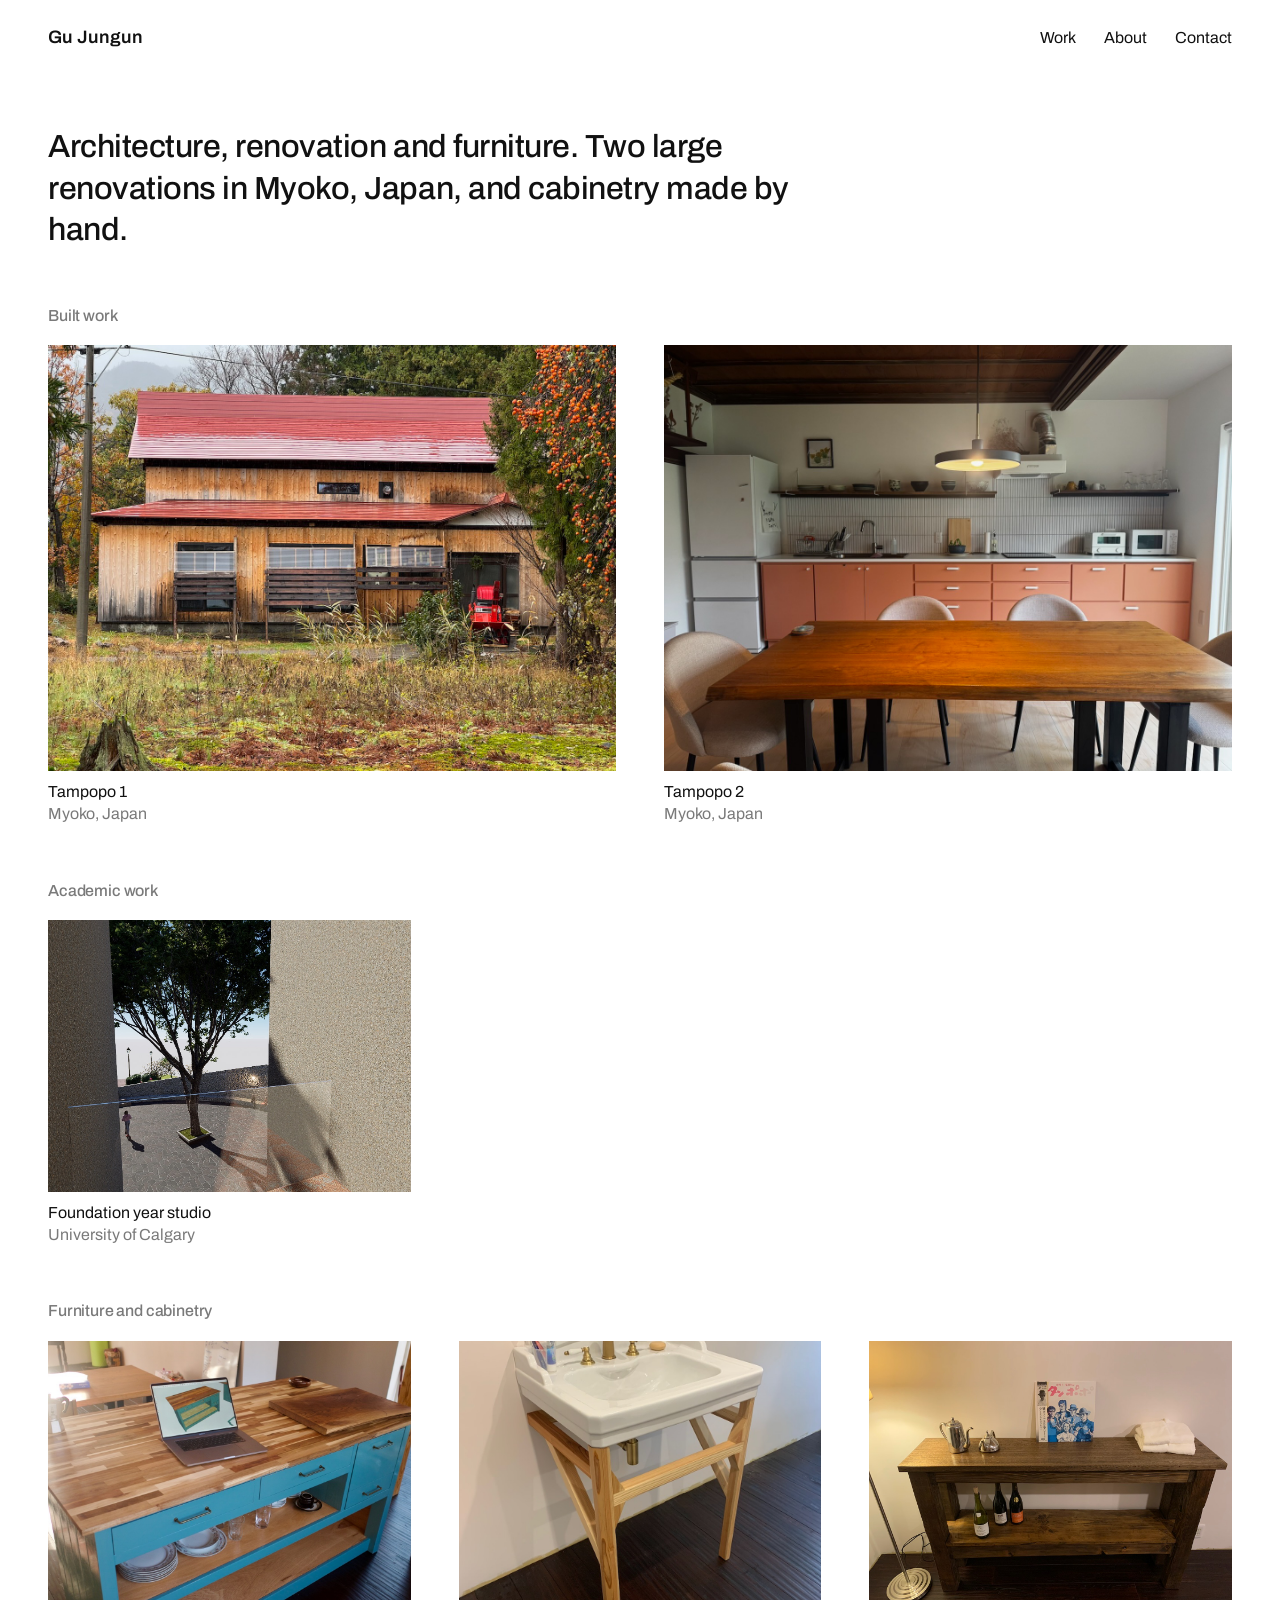
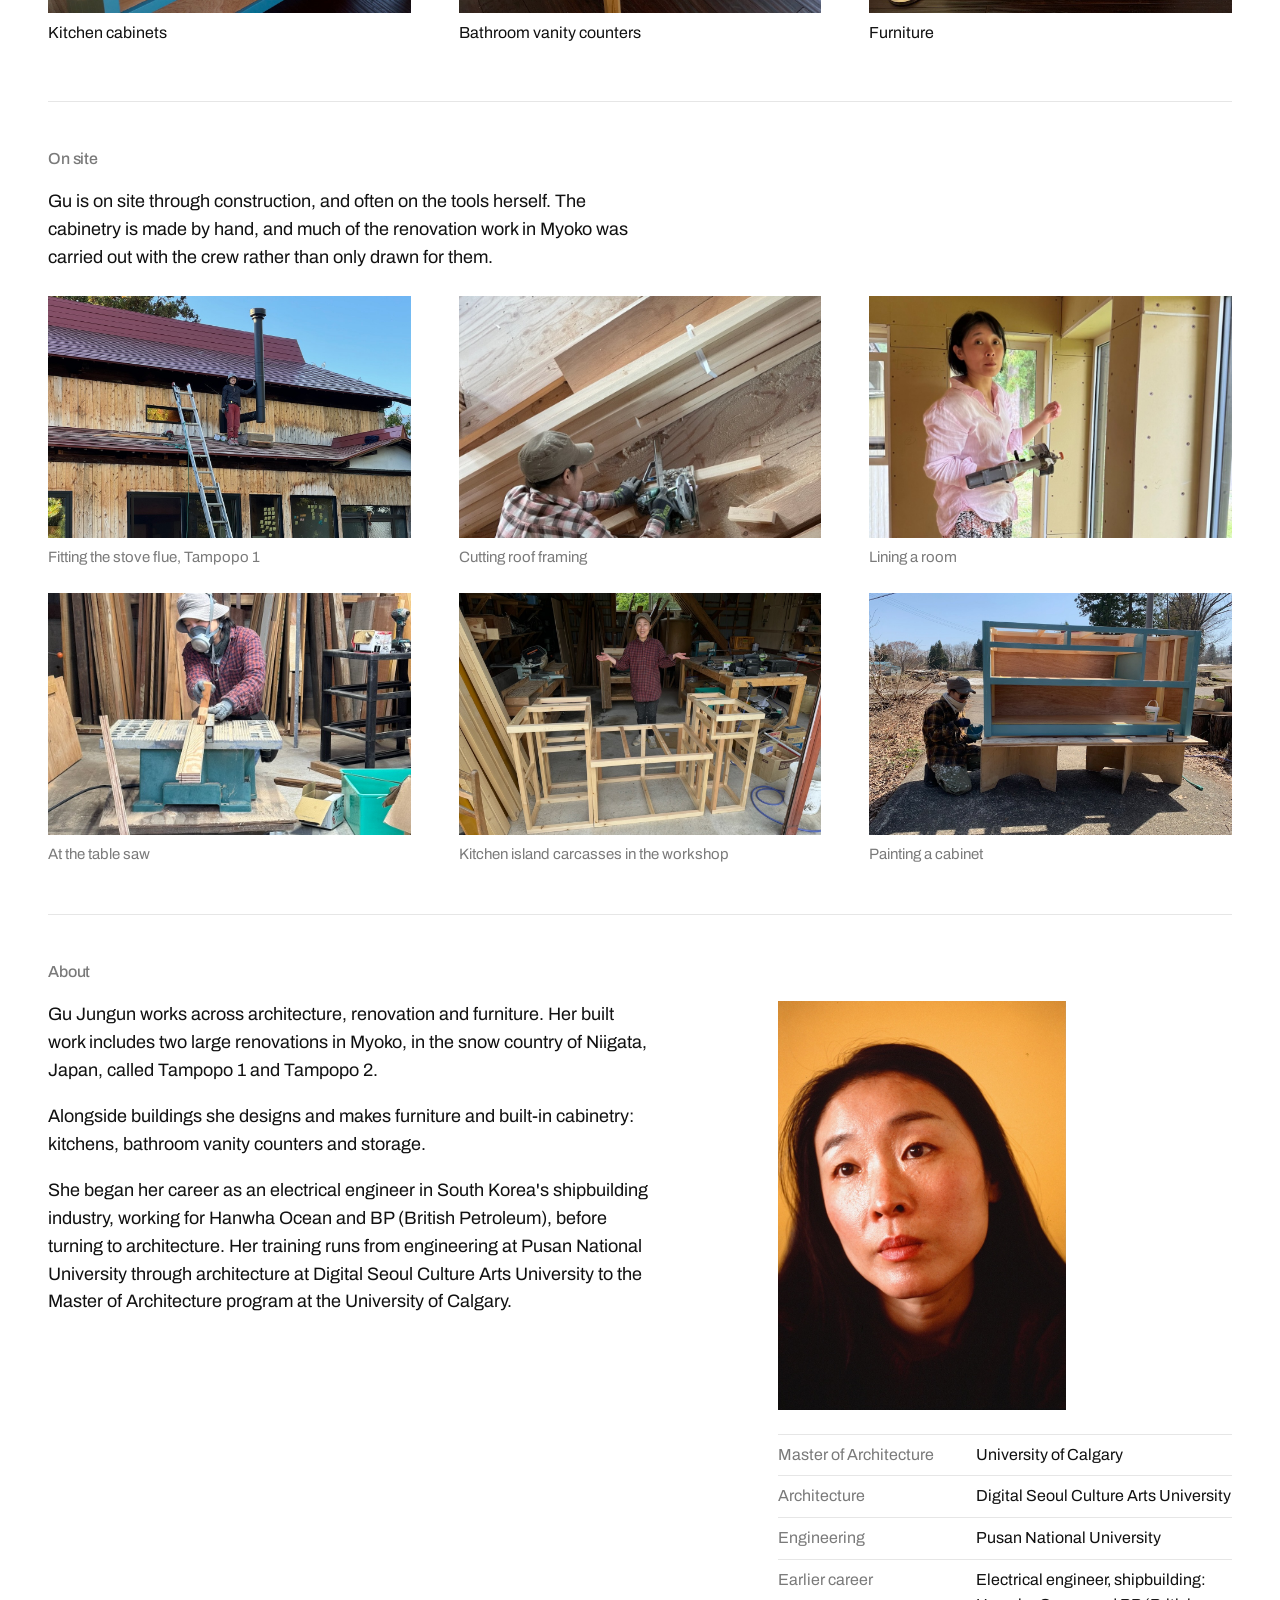
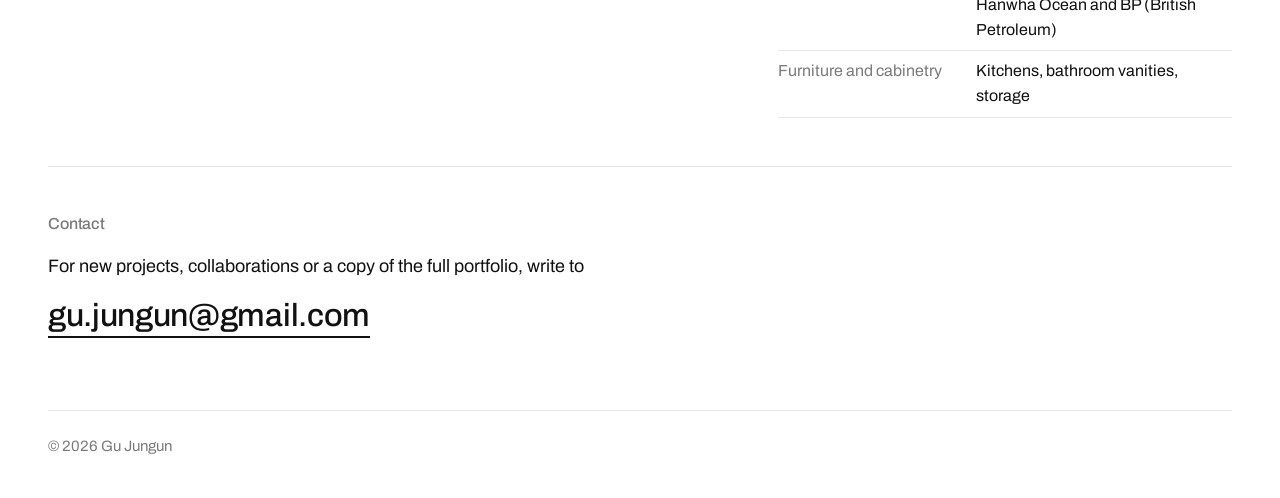
<file: index.html>
<!doctype html>
<html lang="en">
<head>
  <meta charset="utf-8">
  <meta name="viewport" content="width=device-width, initial-scale=1">
  <title>Gu Jungun</title>
  <meta name="description" content="Gu Jungun: architecture, renovation and furniture.">
  <link rel="preconnect" href="https://fonts.googleapis.com">
  <link rel="preconnect" href="https://fonts.gstatic.com" crossorigin>
  <link href="https://fonts.googleapis.com/css2?family=Archivo:wght@400;500;600&display=swap" rel="stylesheet">
  <link rel="stylesheet" href="css/style.css">
  <link rel="icon" href="favicon.svg" type="image/svg+xml">
</head>
<body>
  <a class="skip" href="#work">Skip to work</a>
  <div class="wrap">
    <header class="top">
      <a class="name" href="index.html">Gu Jungun</a>
      <nav aria-label="Sections">
        <a href="#work">Work</a>
        <a href="#about">About</a>
        <a href="#contact">Contact</a>
      </nav>
    </header>

    <main>
      <p class="intro" id="intro"></p>

      <section id="work" aria-label="Work">
        <div id="groups"></div>
      </section>

      <section class="section" id="onsite" aria-labelledby="onsite-heading">
        <h2 id="onsite-heading">On site</h2>
        <p class="text" id="onsite-text" style="margin-bottom:1.5rem"></p>
        <div class="strip" id="onsite-photos"></div>
      </section>

      <section class="section" id="about" aria-labelledby="about-heading">
        <h2 id="about-heading">About</h2>
        <div class="two about">
          <div class="text" id="about-text"></div>
          <div>
            <div class="portrait" id="portrait"></div>
            <dl class="list" id="cv"></dl>
          </div>
        </div>
      </section>

      <section class="section" id="contact" aria-labelledby="contact-heading">
        <h2 id="contact-heading">Contact</h2>
        <p class="text" style="margin-bottom:1rem">For new projects, collaborations or a copy of the full portfolio, write to</p>
        <a class="mail" id="mail" href="#"></a>
        <div class="links" id="links"></div>
      </section>
    </main>

    <footer class="foot"><span id="copyright"></span></footer>
  </div>

  <script src="js/data.js"></script>
  <script src="js/main.js"></script>
</body>
</html>
</file>
<file: css/style.css>
/* Gu Jungun — portfolio. White page, one sans-serif, images first. */

:root {
  --paper: #ffffff;
  --ink: #111111;
  --muted: #7a7a7a;
  --line: #e6e6e6;
  --wash: #f3f3f3;
  --font: "Archivo", "Helvetica Neue", Arial, sans-serif;
  --gutter: clamp(1.25rem, 4vw, 3rem);
  --measure: 60ch;
}

* { box-sizing: border-box; }
html { -webkit-text-size-adjust: 100%; }
body {
  margin: 0;
  background: var(--paper);
  color: var(--ink);
  font-family: var(--font);
  font-size: 1rem;
  line-height: 1.55;
}
a { color: inherit; text-decoration: none; }
:focus-visible { outline: 2px solid var(--ink); outline-offset: 3px; }
h1, h2, h3 { margin: 0; font-weight: 600; line-height: 1.15; letter-spacing: -.01em; }
p { margin: 0; }
p + p { margin-top: 1em; }
img { display: block; max-width: 100%; height: auto; }
figure { margin: 0; }

.skip { position: absolute; left: 1rem; top: -4rem; padding: .5rem 1rem; background: var(--ink); color: var(--paper); }
.skip:focus { top: 1rem; z-index: 10; }

.wrap { padding: 0 var(--gutter); max-width: 90rem; margin: 0 auto; }

/* header */
.top {
  display: flex;
  justify-content: space-between;
  align-items: baseline;
  gap: 2rem;
  padding: 1.5rem 0;
}
.top .name { font-weight: 600; font-size: 1.125rem; }
.top nav { display: flex; gap: 1.75rem; }
.top nav a { padding-bottom: .15rem; border-bottom: 1px solid transparent; }
.top nav a:hover, .top nav a[aria-current="page"] { border-bottom-color: var(--ink); }

/* intro */
.intro {
  padding: 3rem 0 3.5rem;
  max-width: 42ch;
  font-size: clamp(1.375rem, 2.6vw, 2rem);
  line-height: 1.3;
  font-weight: 500;
  letter-spacing: -.015em;
}

/* work */
.group { padding-bottom: 3.5rem; }
.group h2 { font-size: 1rem; font-weight: 500; color: var(--muted); margin-bottom: 1.25rem; }
.grid {
  display: grid;
  grid-template-columns: repeat(3, minmax(0, 1fr));
  gap: 2rem var(--gutter);
}
.grid.wide { grid-template-columns: repeat(2, minmax(0, 1fr)); }
.tile a { display: block; }
.frame { background: var(--wash); aspect-ratio: 4 / 3; overflow: hidden; }
.frame img { width: 100%; height: 100%; object-fit: cover; }
.frame.drawing { padding: 8%; }
.frame.drawing img { object-fit: contain; }
.tile figcaption { margin-top: .6rem; line-height: 1.4; }
.tile figcaption span { display: block; color: var(--muted); }
.tile a:hover figcaption { text-decoration: underline; text-underline-offset: .15em; }

/* about + contact */
.section { padding: 3rem 0; border-top: 1px solid var(--line); }
.section h2 { font-size: 1rem; font-weight: 500; color: var(--muted); margin-bottom: 1.25rem; }
.two { display: grid; grid-template-columns: minmax(0, 3fr) minmax(0, 2fr); gap: var(--gutter); }
.text { max-width: var(--measure); font-size: 1.125rem; }
.list { margin: 0; }
.list div { display: grid; grid-template-columns: minmax(0, 1fr) minmax(0, 1.4fr); gap: 1rem; padding: .5rem 0; border-bottom: 1px solid var(--line); }
.list div:first-child { border-top: 1px solid var(--line); }
.list dt { color: var(--muted); }
.list dd { margin: 0; }
.mail { display: inline-block; font-size: clamp(1.25rem, 3vw, 2rem); font-weight: 500; letter-spacing: -.01em; border-bottom: 2px solid currentColor; line-height: 1.2; }
.links { margin-top: 1.5rem; display: flex; gap: 1.5rem; }
.links a { border-bottom: 1px solid var(--line); }
.links a:hover { border-color: currentColor; }

.foot { border-top: 1px solid var(--line); padding: 1.5rem 0 2.5rem; color: var(--muted); font-size: .9375rem; display: flex; justify-content: space-between; gap: 1rem; }

/* on site (home) */
.strip { display: grid; grid-template-columns: repeat(3, minmax(0, 1fr)); gap: 1.5rem var(--gutter); }
.strip figcaption, .pair figcaption { margin-top: .5rem; color: var(--muted); font-size: .9375rem; }
.photo { background: var(--wash); aspect-ratio: 3 / 2; overflow: hidden; }
.photo img { width: 100%; height: 100%; object-fit: cover; }

/* galleries of finished work: natural proportions, two across */
.gallery { column-count: 2; column-gap: var(--gutter); }
.gallery figure { break-inside: avoid; margin-bottom: 2rem; }
.gallery img { width: 100%; background: var(--wash); }
.gallery figcaption { margin-top: .5rem; color: var(--muted); font-size: .9375rem; }
.portrait { margin-bottom: 1.5rem; max-width: 18rem; }
.portrait img { width: 100%; }

/* project page */
.project-head { padding: 2.5rem 0 2rem; }
.project-head h1 { font-size: clamp(2rem, 4.5vw, 3.25rem); }
.project-head .where { color: var(--muted); margin-top: .5rem; font-size: 1.125rem; }
.project-head .summary { max-width: var(--measure); margin-top: 1.25rem; font-size: 1.25rem; line-height: 1.45; }
.lead { background: var(--wash); aspect-ratio: 16 / 9; overflow: hidden; }
.lead img { width: 100%; height: 100%; object-fit: cover; }
.lead.drawing { padding: 5%; }
.lead.drawing img { object-fit: contain; }
.project-main { display: grid; grid-template-columns: minmax(0, 3fr) minmax(0, 1.4fr); gap: var(--gutter); padding: 2.5rem 0 1rem; }
.project-body { max-width: var(--measure); font-size: 1.125rem; }
.project-body p { margin-bottom: 1em; }
.facts div { grid-template-columns: minmax(0, 1fr) minmax(0, 1.6fr); font-size: .9375rem; }
.block { padding: 2rem 0; }
.block h2 { font-size: 1rem; font-weight: 500; color: var(--muted); margin-bottom: 1.25rem; }
.pairs { display: grid; gap: 2rem; }
.pair { display: grid; grid-template-columns: 1fr 1fr; gap: 1rem; }
.pair figcaption b { font-weight: 500; color: var(--ink); }
.pager { border-top: 1px solid var(--line); display: flex; justify-content: space-between; gap: 1rem; padding: 1.5rem 0 3rem; }
.pager a { display: block; }
.pager .next { text-align: right; }
.pager small { display: block; color: var(--muted); font-size: .9375rem; }
.pager span { font-weight: 500; }
.notfound { padding: 2rem 0 4rem; max-width: var(--measure); }
.notfound a { text-decoration: underline; }

@media (max-width: 60rem) {
  .grid, .grid.wide { grid-template-columns: repeat(2, minmax(0, 1fr)); }
  .strip { grid-template-columns: repeat(2, minmax(0, 1fr)); }
  .two, .project-main { grid-template-columns: minmax(0, 1fr); }
}
@media (max-width: 36rem) {
  .top { padding: 1.1rem 0; }
  .top nav { gap: 1.1rem; }
  .grid, .grid.wide, .strip { grid-template-columns: minmax(0, 1fr); }
  .pair { grid-template-columns: minmax(0, 1fr); }
  .gallery { column-count: 1; }
  .intro { padding: 2rem 0 2.5rem; }
}
</file>
